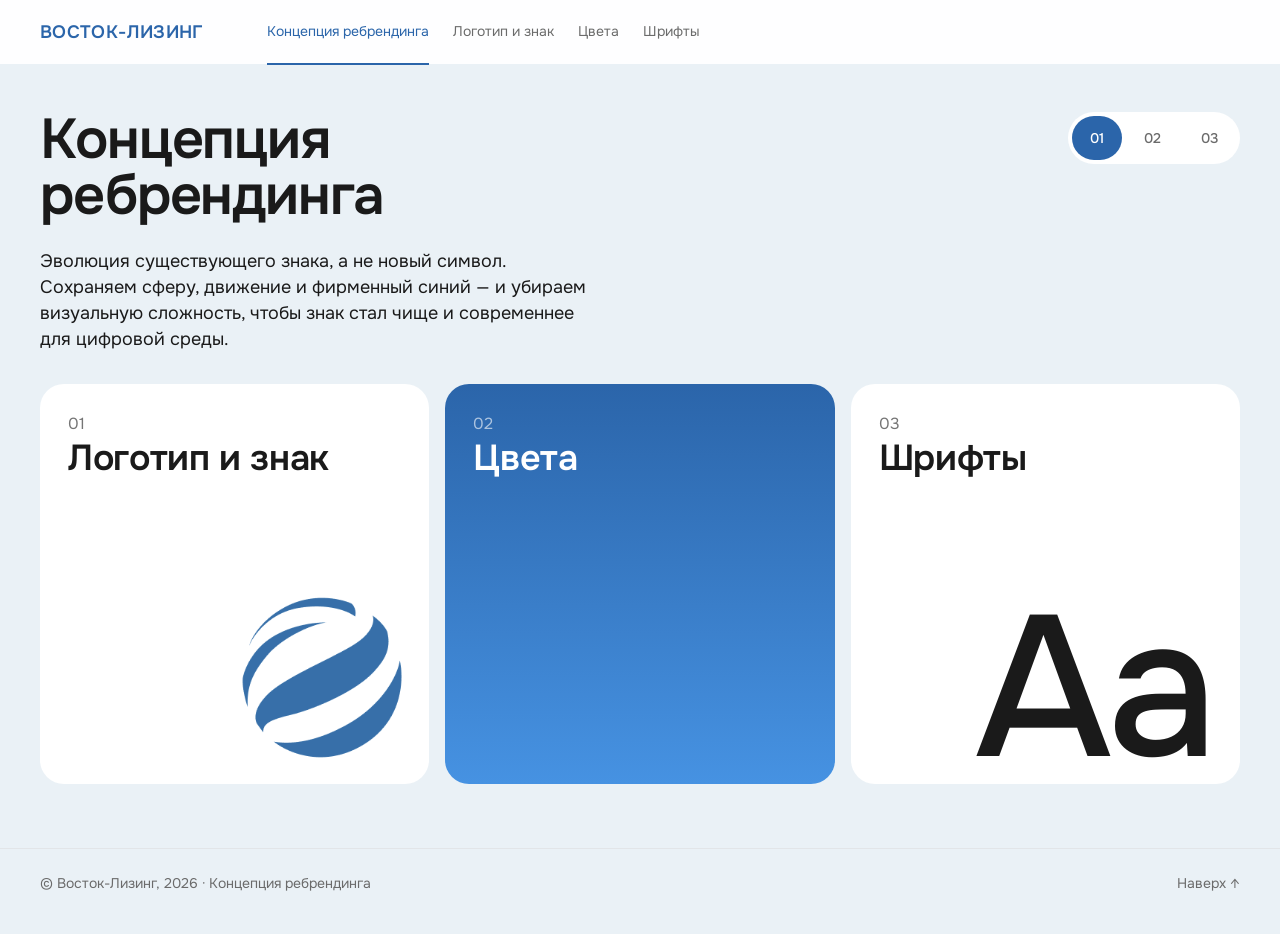
<file: index.html>
<!doctype html>
<html lang="ru">
<head>
  <meta charset="utf-8">
  <meta name="viewport" content="width=device-width, initial-scale=1">
  <title>Концепция ребрендинга — Восток-Лизинг</title>
  <link rel="preconnect" href="https://fonts.googleapis.com">
  <link rel="preconnect" href="https://fonts.gstatic.com" crossorigin>
  <link href="https://fonts.googleapis.com/css2?family=Onest:wght@400;500;600;700&display=swap" rel="stylesheet">
  <link rel="stylesheet" href="assets/style.css">
</head>
<body class="page-home">
<main class="wrap" id="brand">
  <section class="hero hero--switch">
    <div>
      <h1>Концепция ребрендинга</h1>
      <div class="hero-text">
        <p>Эволюция существующего знака, а не новый символ. Сохраняем сферу, движение и фирменный синий — и убираем визуальную сложность, чтобы знак стал чище и современнее для цифровой среды.</p>
      </div>
    </div>
    <!-- Переключатель направлений логотипа: меняет содержимое карточек ниже -->
    <div class="switch" data-dir-switch role="tablist" aria-label="Направления логотипа">
      <button role="tab" title="Направление 1" aria-label="Направление 1">01</button>
      <button role="tab" title="Направление 2" aria-label="Направление 2">02</button>
      <button role="tab" title="Направление 3" aria-label="Направление 3">03</button>
    </div>
  </section>

  <div class="cards">
    <a class="card card--third" href="logo.html">
      <div><div class="num">01</div><h2>Логотип и знак</h2></div>
      <img class="card-sign" src="assets/logo-new/sign-new.png" alt="" aria-hidden="true">
    </a>
    <a class="card card--third card--dark card--grad" href="colors.html">
      <div><div class="num">02</div><h2>Цвета</h2></div>
    </a>
    <a class="card card--third" href="fonts.html">
      <div><div class="num">03</div><h2>Шрифты</h2></div>
      <div class="card-art card-font">Аа</div>
    </a>
  </div>
</main>
<script src="assets/layout.js"></script>
</body>
</html>
</file>
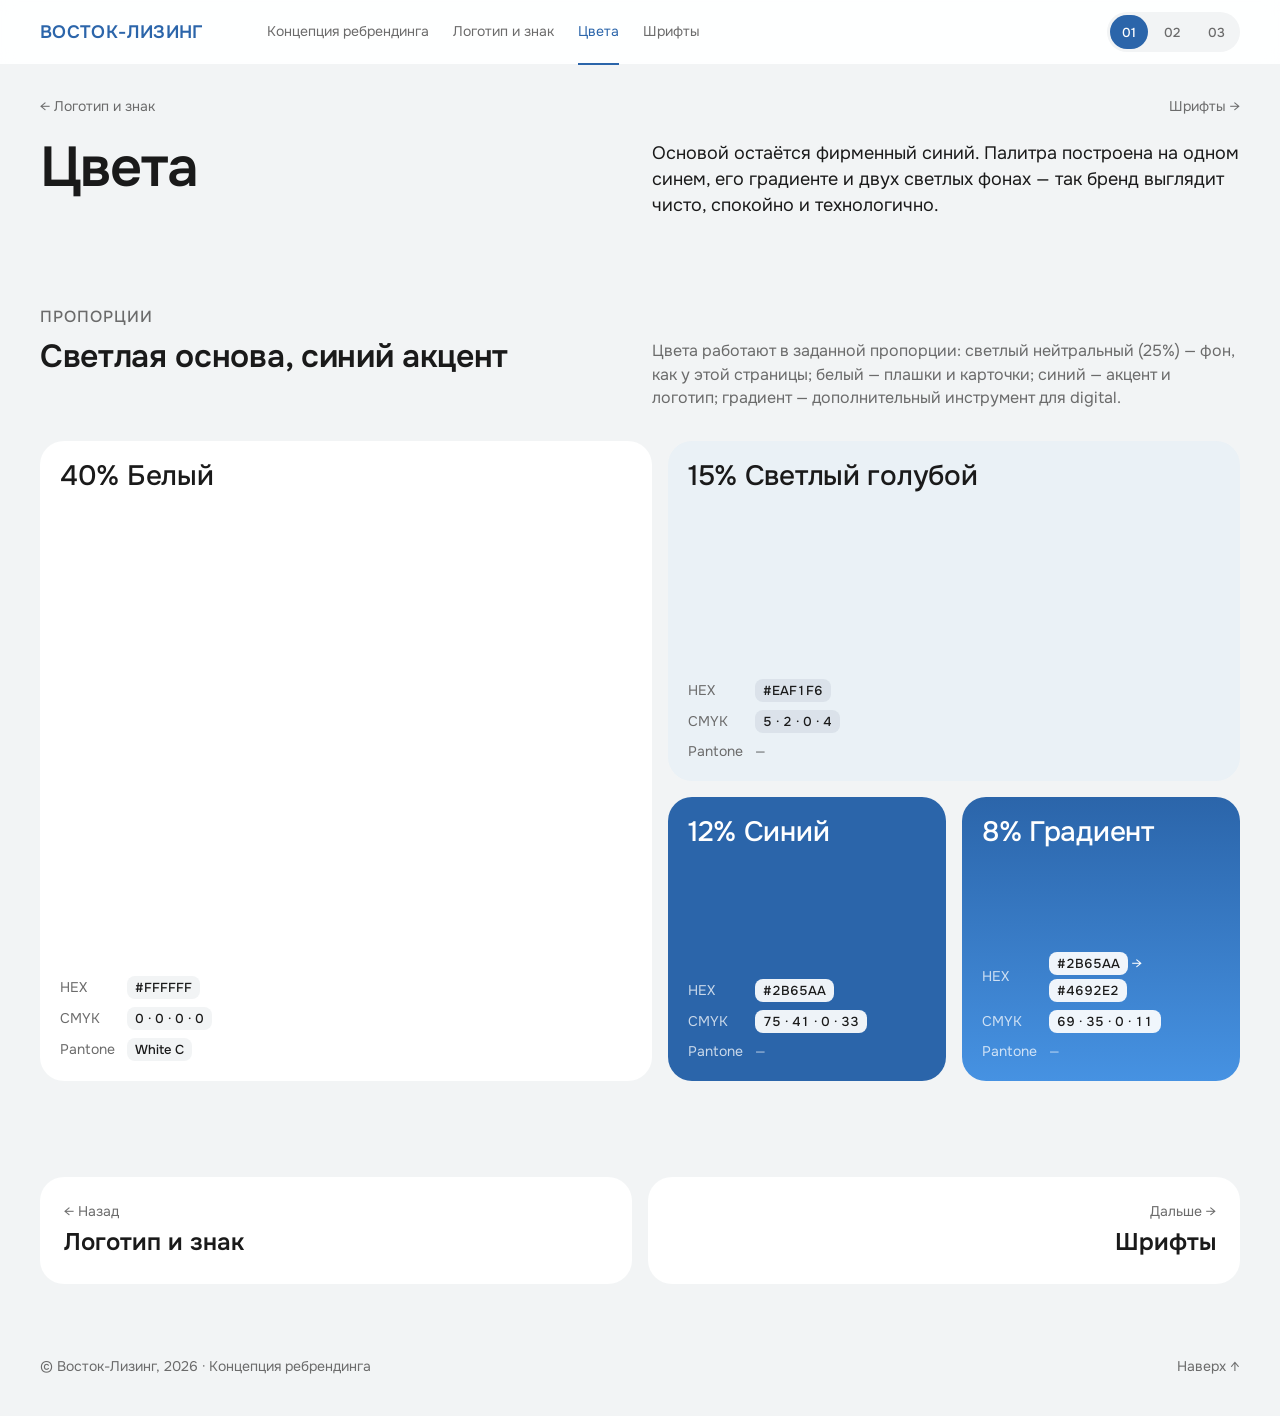
<file: colors.html>
<!doctype html>
<html lang="ru">
<head>
  <meta charset="utf-8">
  <meta name="viewport" content="width=device-width, initial-scale=1">
  <title>Цвета — Восток-Лизинг</title>
  <link rel="preconnect" href="https://fonts.googleapis.com">
  <link rel="preconnect" href="https://fonts.gstatic.com" crossorigin>
  <link href="https://fonts.googleapis.com/css2?family=Onest:wght@400;500;600;700&display=swap" rel="stylesheet">
  <link rel="stylesheet" href="assets/style.css">
</head>
<body class="page-light page-neutral">
<main class="wrap">
  <div class="page-title">
    <h1>Цвета</h1>
    <p>Основой остаётся фирменный синий. Палитра построена на одном синем, его градиенте и двух светлых фонах — так бренд выглядит чисто, спокойно и технологично.</p>
  </div>

  <!-- Пропорции -->
  <section class="section">
    <div class="kicker">Пропорции</div>
    <div class="section-head">
      <h2>Светлая основа, синий акцент</h2>
      <p>Цвета работают в заданной пропорции: светлый нейтральный (25%) — фон, как у этой страницы; белый — плашки и карточки; синий — акцент и логотип; градиент — дополнительный инструмент для digital.</p>
    </div>
    <div class="color-comp">
      <div class="cc-tile cc-white" style="grid-area:w">
        <h3>40% Белый</h3>
        <dl class="cc-specs">
          <dt>HEX</dt><dd><button class="cc-chip" data-copy="#FFFFFF" title="Скопировать">#FFFFFF</button></dd>
          <dt>CMYK</dt><dd><button class="cc-chip" data-copy="0 · 0 · 0 · 0" title="Скопировать">0 · 0 · 0 · 0</button></dd>
          <dt>Pantone</dt><dd><button class="cc-chip" data-copy="White C" title="Скопировать">White C</button></dd>
        </dl>
      </div>
      <div class="cc-tile cc-light" style="grid-area:l">
        <h3>15% Светлый голубой</h3>
        <dl class="cc-specs">
          <dt>HEX</dt><dd><button class="cc-chip" data-copy="#EAF1F6" title="Скопировать">#EAF1F6</button></dd>
          <dt>CMYK</dt><dd><button class="cc-chip" data-copy="5 · 2 · 0 · 4" title="Скопировать">5 · 2 · 0 · 4</button></dd>
          <dt>Pantone</dt><dd><span class="cc-none">—</span></dd>
        </dl>
      </div>
      <div class="cc-tile cc-blue" style="grid-area:b">
        <h3>12% Синий</h3>
        <dl class="cc-specs">
          <dt>HEX</dt><dd><button class="cc-chip" data-copy="#2B65AA" title="Скопировать">#2B65AA</button></dd>
          <dt>CMYK</dt><dd><button class="cc-chip" data-copy="75 · 41 · 0 · 33" title="Скопировать">75 · 41 · 0 · 33</button></dd>
          <dt>Pantone</dt><dd><span class="cc-none">—</span></dd>
        </dl>
      </div>
      <div class="cc-tile cc-grad" style="grid-area:g">
        <h3>8% Градиент</h3>
        <dl class="cc-specs">
          <dt>HEX</dt><dd><button class="cc-chip" data-copy="#2B65AA" title="Скопировать">#2B65AA</button> → <button class="cc-chip" data-copy="#4692E2" title="Скопировать">#4692E2</button></dd>
          <dt>CMYK</dt><dd><button class="cc-chip" data-copy="69 · 35 · 0 · 11" title="Скопировать">69 · 35 · 0 · 11</button></dd>
          <dt>Pantone</dt><dd><span class="cc-none">—</span></dd>
        </dl>
      </div>
    </div>
  </section>
</main>
<script src="assets/layout.js"></script>
<script>
  // Клик по значению — копирует его в буфер обмена
  document.querySelectorAll(".cc-chip").forEach(btn => btn.addEventListener("click", () => {
    btn.classList.add("is-copied");                       // галочка сразу, не ждём ответа буфера
    setTimeout(() => btn.classList.remove("is-copied"), 1200);
    navigator.clipboard?.writeText(btn.dataset.copy).catch(() => {});
  }));
</script>
</body>
</html>
</file>
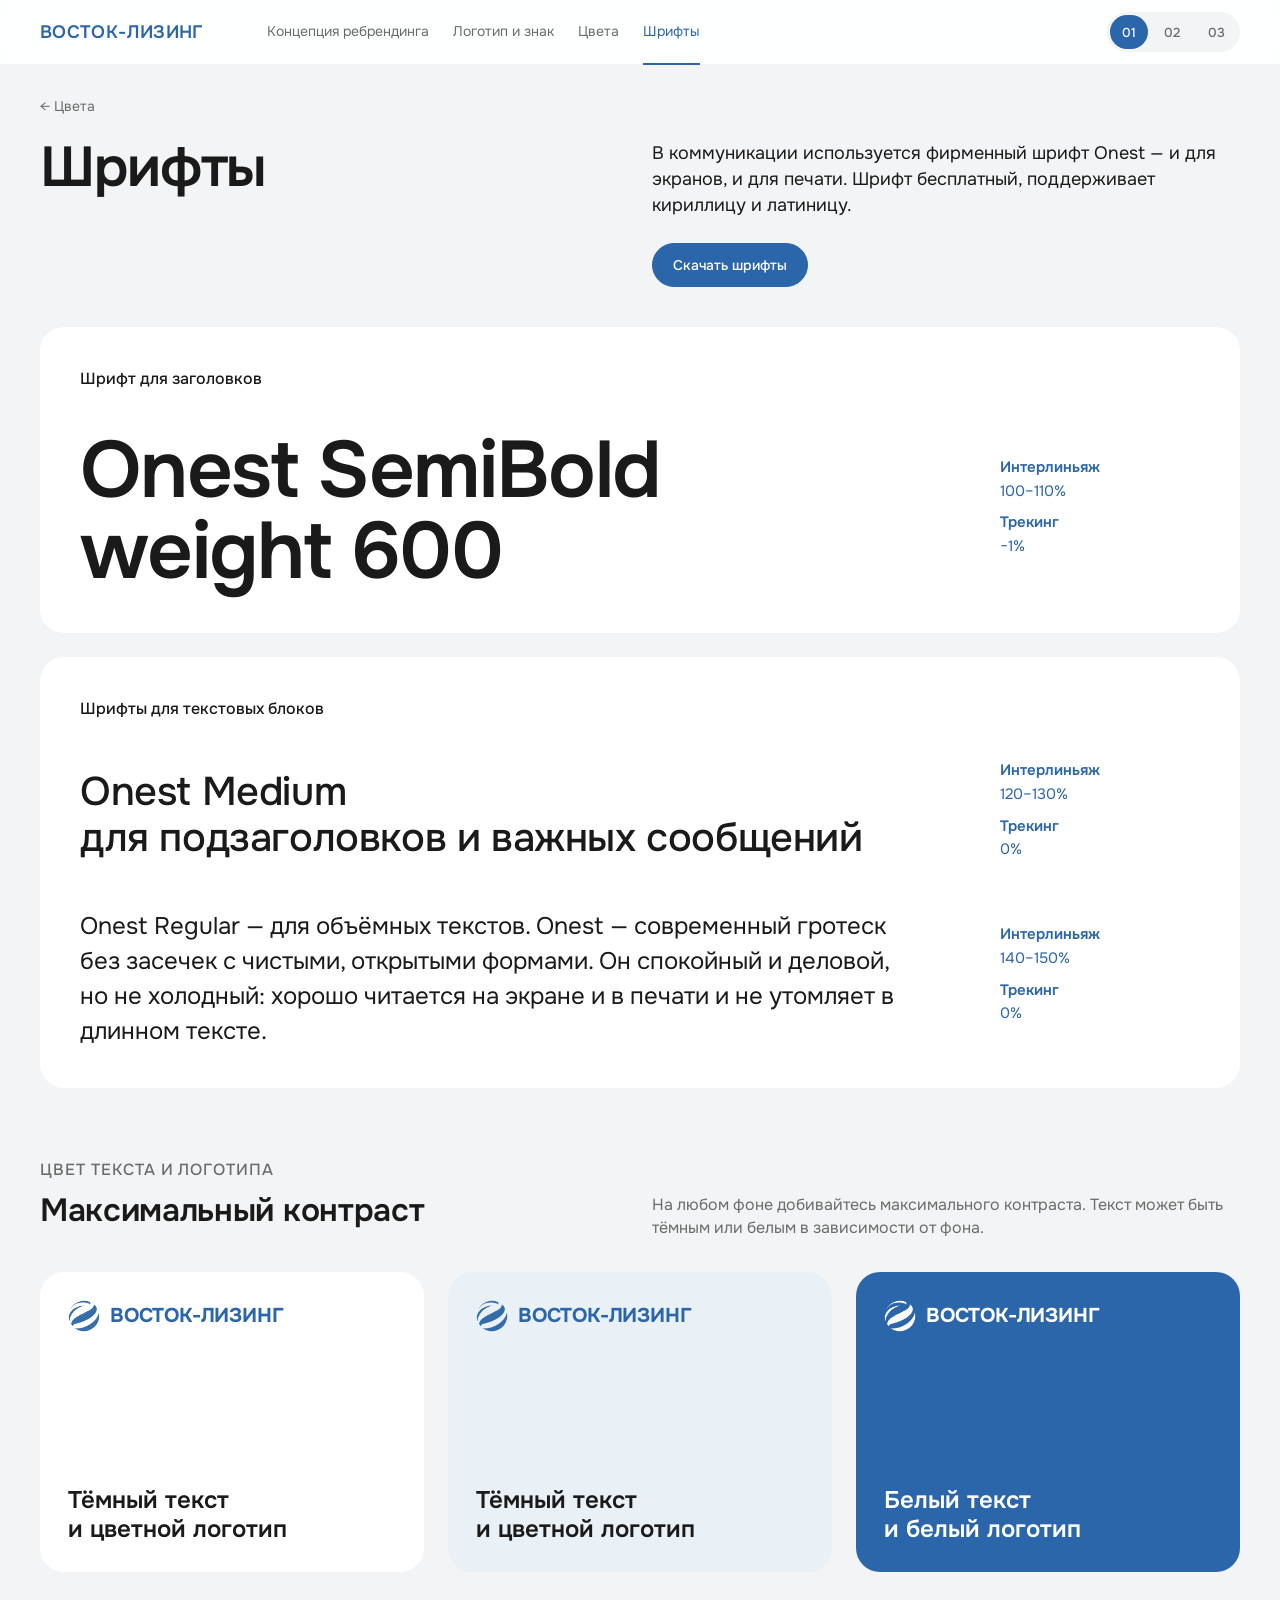
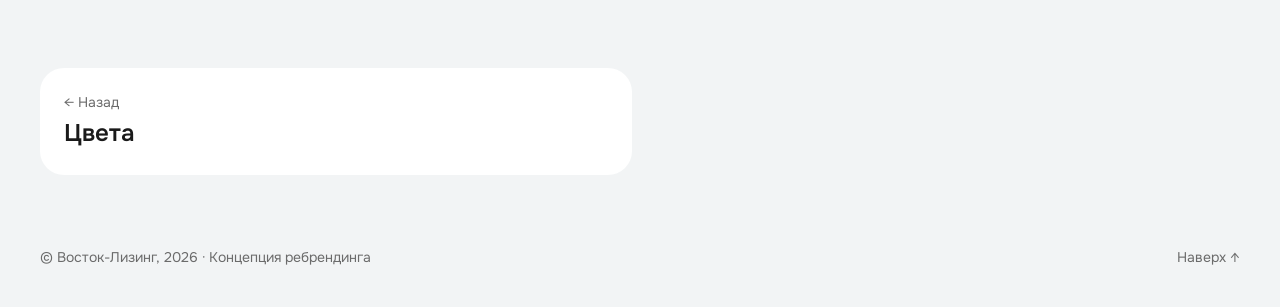
<file: fonts.html>
<!doctype html>
<html lang="ru">
<head>
  <meta charset="utf-8">
  <meta name="viewport" content="width=device-width, initial-scale=1">
  <title>Шрифты — Восток-Лизинг</title>
  <link rel="preconnect" href="https://fonts.googleapis.com">
  <link rel="preconnect" href="https://fonts.gstatic.com" crossorigin>
  <link href="https://fonts.googleapis.com/css2?family=Onest:wght@400;500;600;700&display=swap" rel="stylesheet">
  <link rel="stylesheet" href="assets/style.css">
</head>
<body class="page-light page-neutral">
<main class="wrap">
  <div class="page-title">
    <h1>Шрифты</h1>
    <div class="page-title-text">
      <p>В коммуникации используется фирменный шрифт Onest — и для экранов, и для печати. Шрифт бесплатный, поддерживает кириллицу и латиницу.</p>
      <a class="btn btn--dark btn--plain" href="https://fonts.google.com/specimen/Onest" target="_blank" rel="noopener">Скачать шрифты</a>
    </div>
  </div>

  <!-- Шрифт для заголовков -->
  <section class="font-card">
    <div class="font-label">Шрифт для заголовков</div>
    <div class="font-row">
      <div class="specimen-lines specimen-lines--xl">
        <span>Onest SemiBold</span>
        <span>weight 600</span>
      </div>
      <dl class="font-specs"><dt>Интерлиньяж</dt><dd>100–110%</dd><dt>Трекинг</dt><dd>−1%</dd></dl>
    </div>
  </section>

  <!-- Шрифты для текстовых блоков -->
  <section class="font-card">
    <div class="font-label">Шрифты для текстовых блоков</div>
    <div class="font-row">
      <div class="specimen-lines specimen-lines--m">
        <span>Onest Medium</span>
        <span>для подзаголовков и важных сообщений</span>
      </div>
      <dl class="font-specs"><dt>Интерлиньяж</dt><dd>120–130%</dd><dt>Трекинг</dt><dd>0%</dd></dl>
    </div>
    <div class="font-row">
      <div class="specimen-lines specimen-lines--r">
        <p>Onest Regular — для объёмных текстов. Onest — современный гротеск без засечек с чистыми, открытыми формами. Он спокойный и деловой, но не холодный: хорошо читается на экране и в печати и не утомляет в длинном тексте.</p>
      </div>
      <dl class="font-specs"><dt>Интерлиньяж</dt><dd>140–150%</dd><dt>Трекинг</dt><dd>0%</dd></dl>
    </div>
  </section>

  <!-- Цвет текста и логотипа -->
  <section class="section">
    <div class="kicker">Цвет текста и логотипа</div>
    <div class="section-head">
      <h2>Максимальный контраст</h2>
      <p>На любом фоне добивайтесь максимального контраста. Текст может быть тёмным или белым в зависимости от фона.</p>
    </div>
    <div class="grid-3 text-color">
      <div class="tc-card"><div class="tl-logo"><img class="tl-sign" src="assets/logo-new/sign-new.png" alt=""><span>ВОСТОК-ЛИЗИНГ</span></div><p>Тёмный текст<br>и цветной логотип</p></div>
      <div class="tc-card tc-card--light"><div class="tl-logo"><img class="tl-sign" src="assets/logo-new/sign-new.png" alt=""><span>ВОСТОК-ЛИЗИНГ</span></div><p>Тёмный текст<br>и цветной логотип</p></div>
      <div class="tc-card tc-card--blue"><div class="tl-logo"><span class="tl-sign sv-mono" style="--c:#fff"></span><span>ВОСТОК-ЛИЗИНГ</span></div><p>Белый текст<br>и белый логотип</p></div>
    </div>
  </section>
</main>
<script src="assets/layout.js"></script>
</body>
</html>
</file>
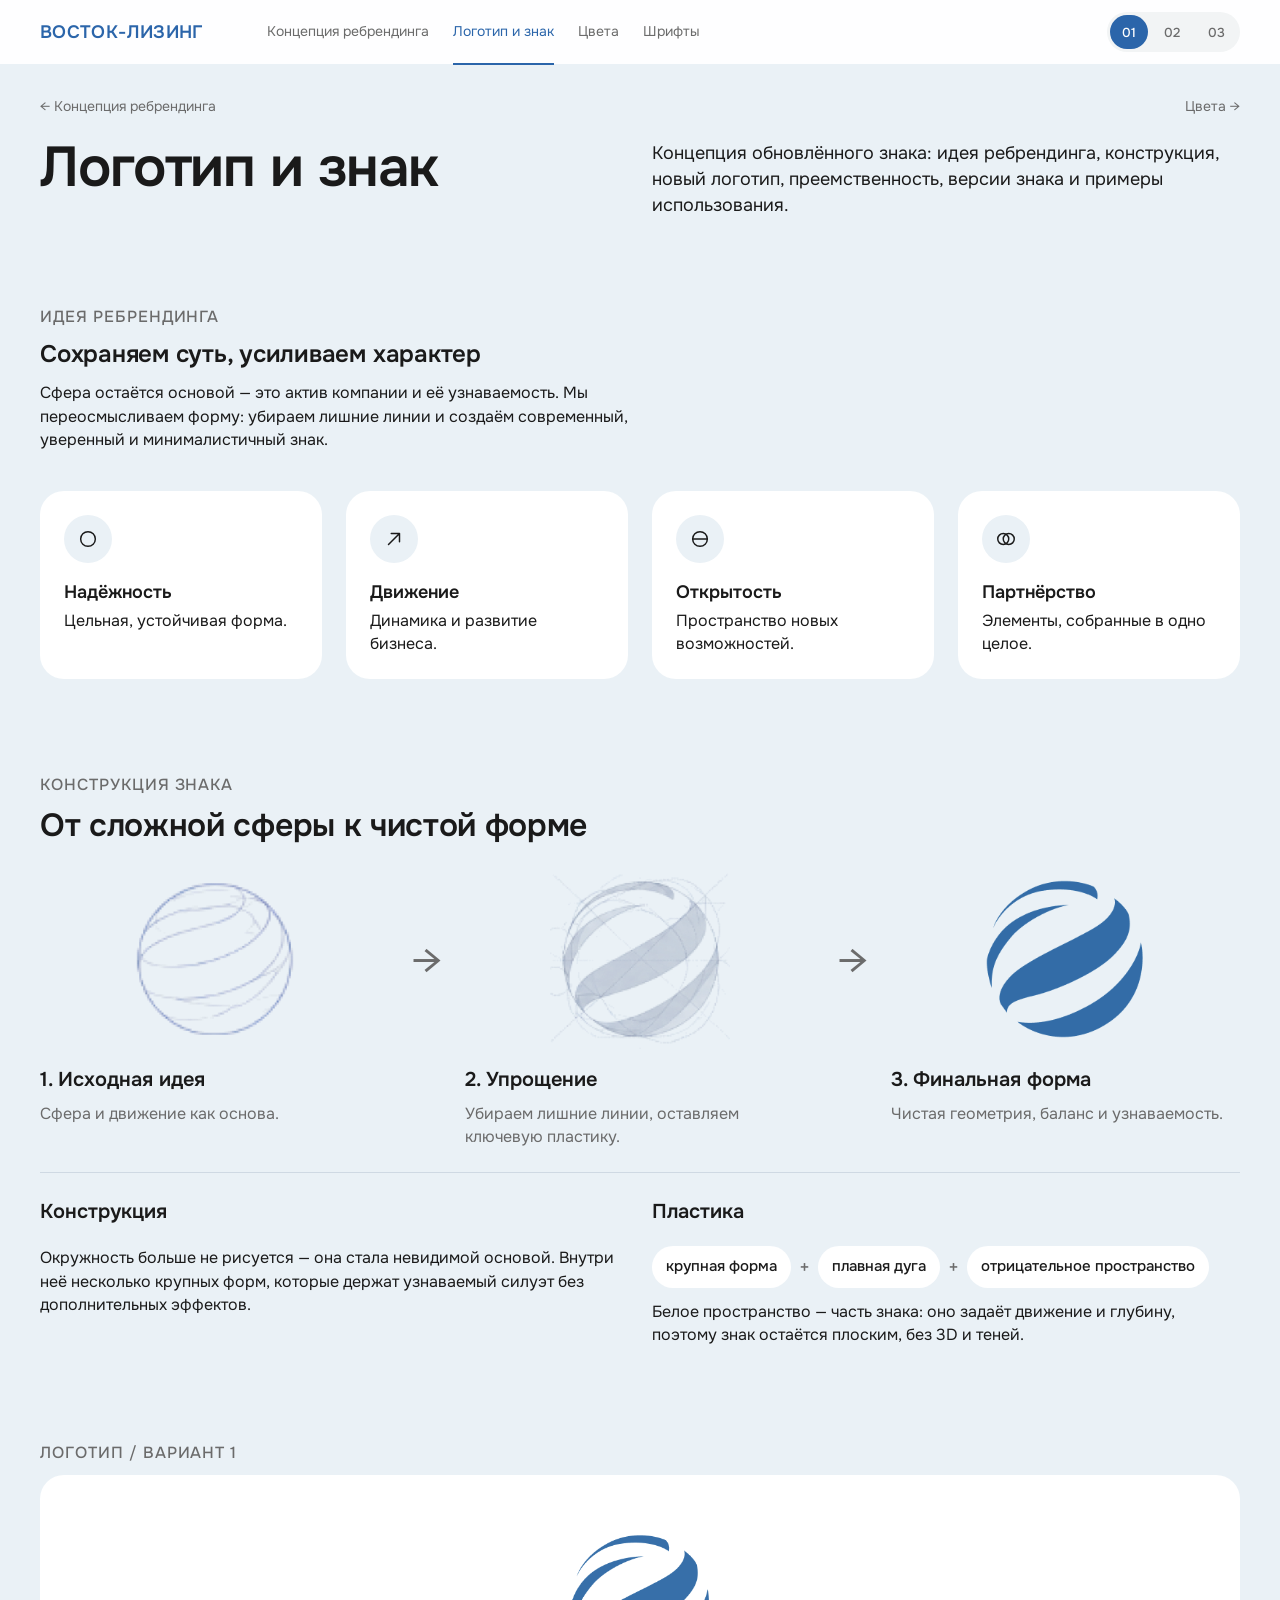
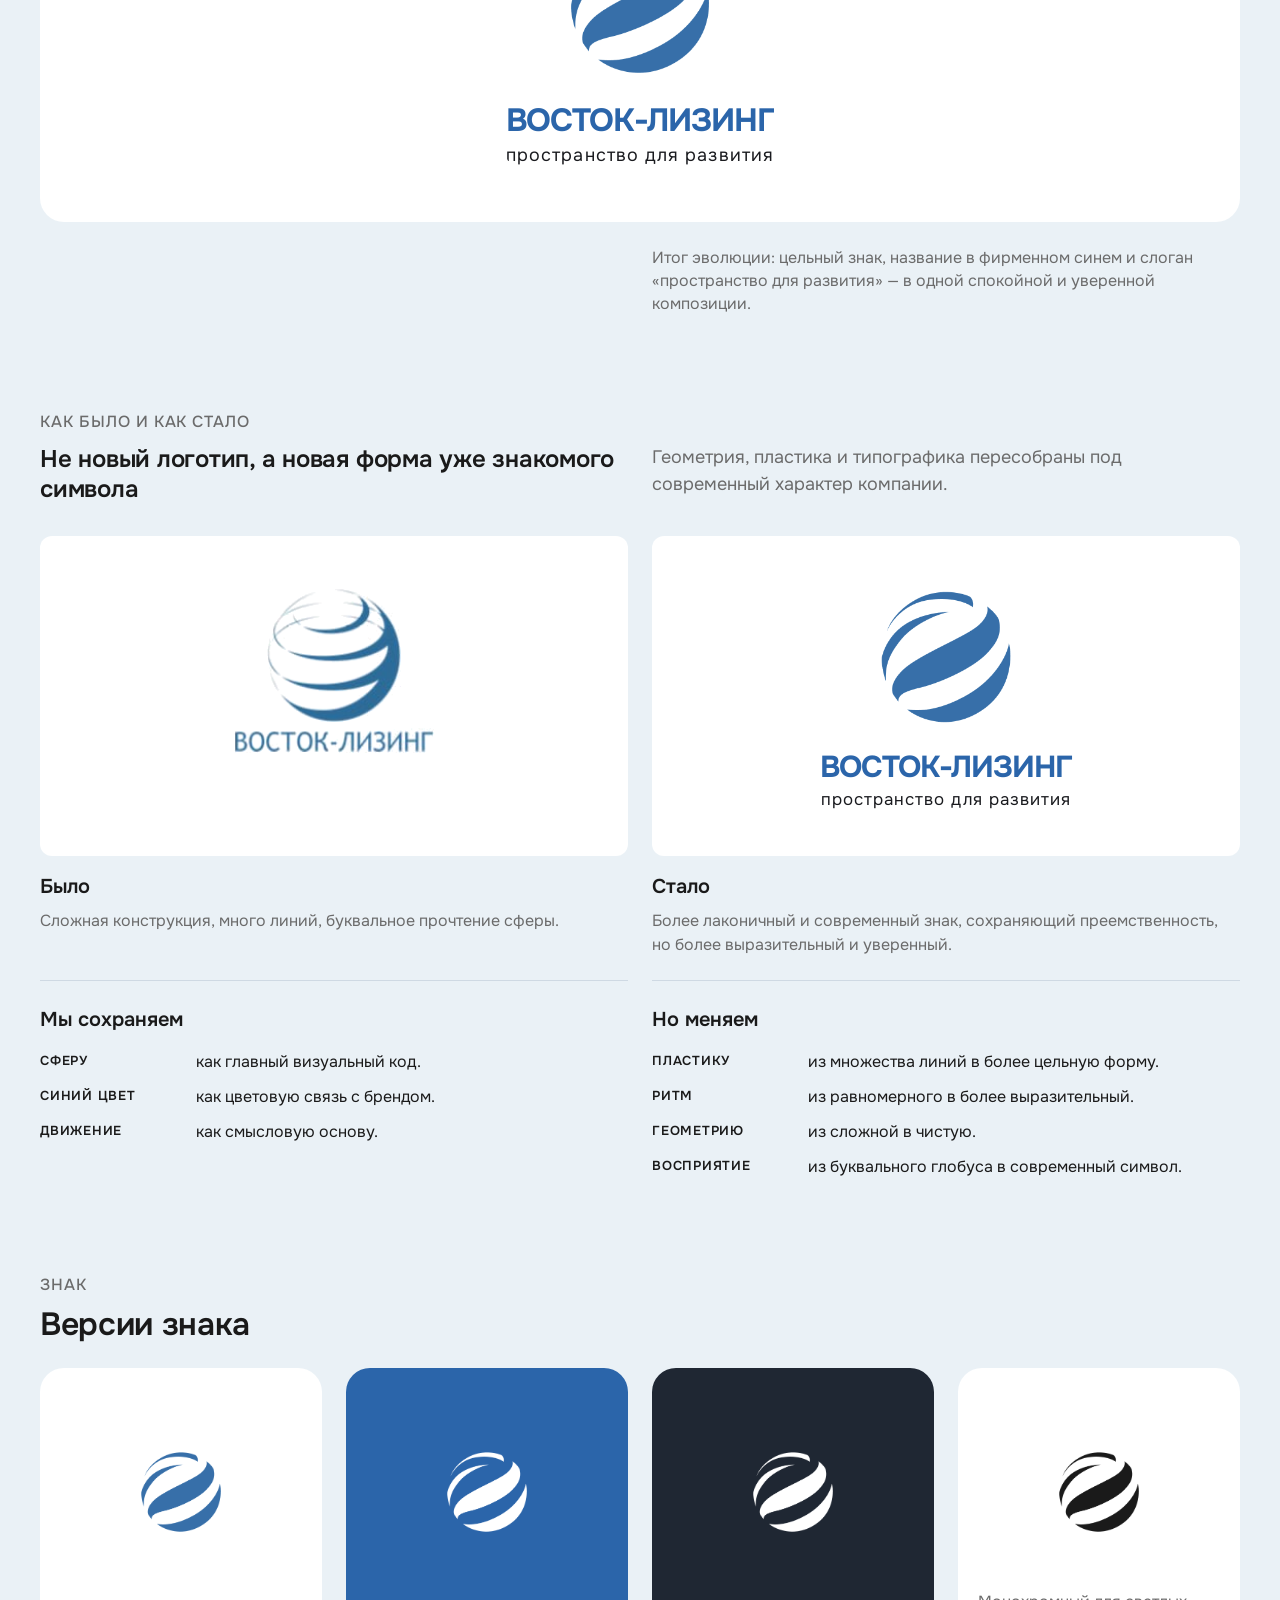
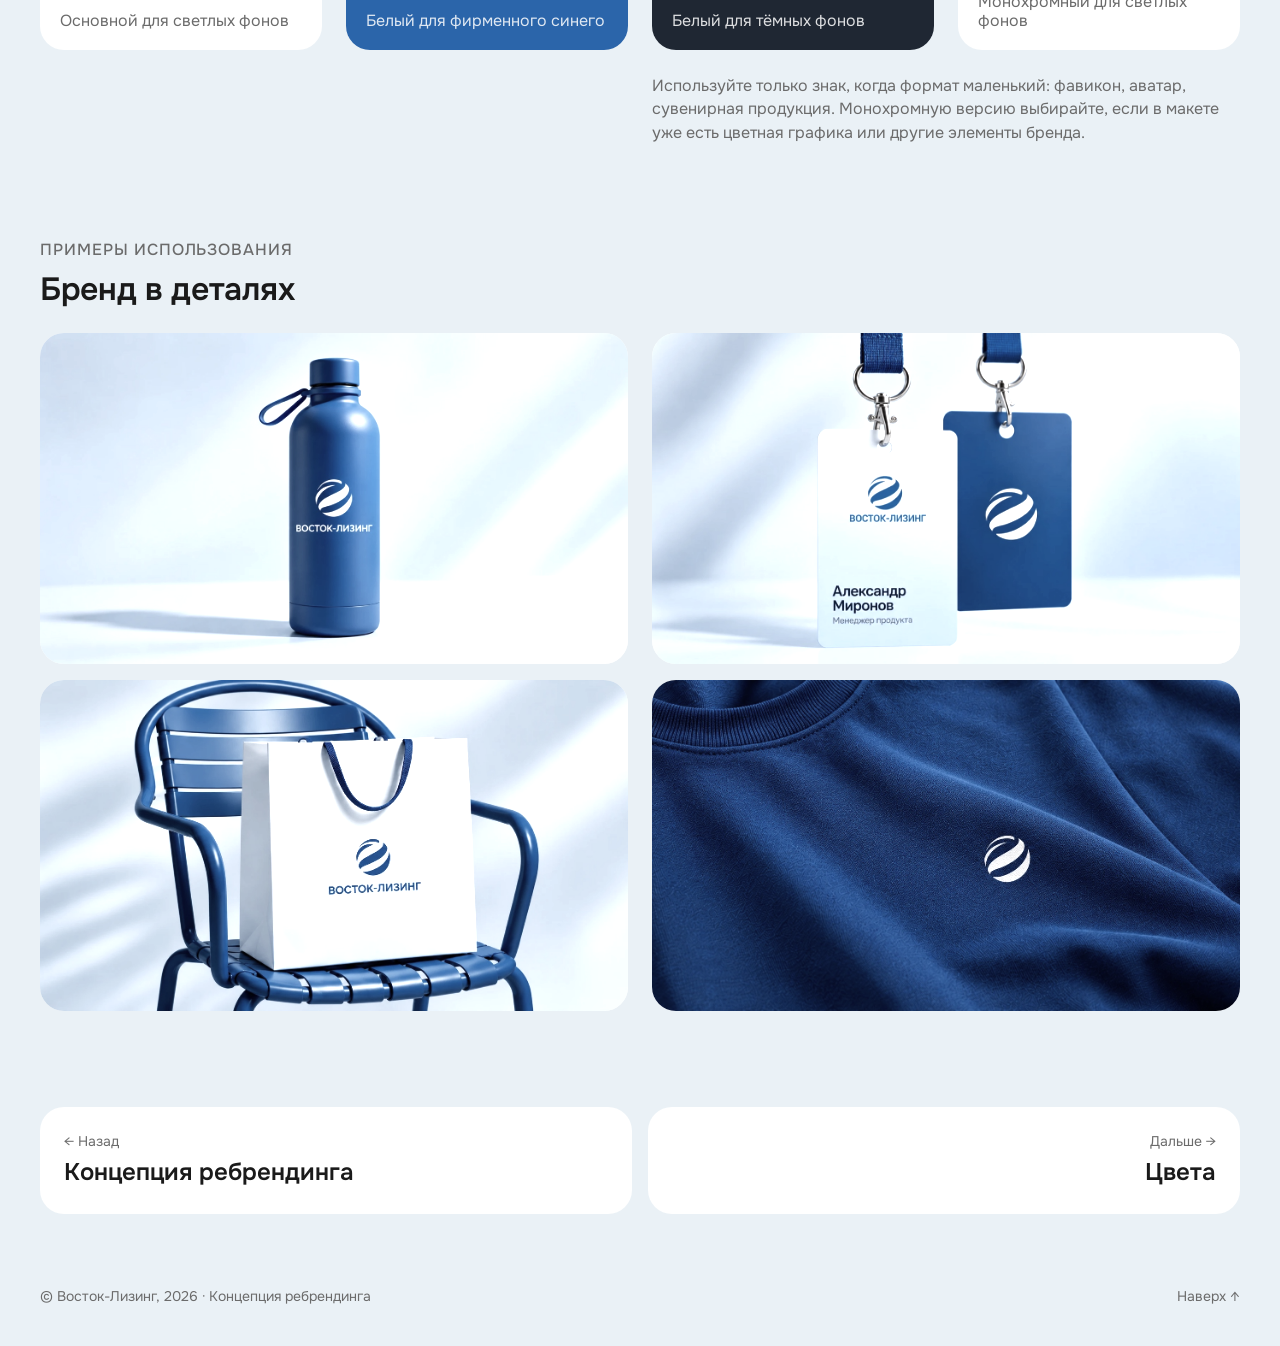
<file: logo.html>
<!doctype html>
<html lang="ru">
<head>
  <meta charset="utf-8">
  <meta name="viewport" content="width=device-width, initial-scale=1">
  <title>Логотип и знак — Восток-Лизинг</title>
  <link rel="preconnect" href="https://fonts.googleapis.com">
  <link rel="preconnect" href="https://fonts.gstatic.com" crossorigin>
  <link href="https://fonts.googleapis.com/css2?family=Onest:wght@400;500;600;700&display=swap" rel="stylesheet">
  <link rel="stylesheet" href="assets/style.css">
</head>
<body class="page-light">
<main class="wrap">
  <div class="page-title">
    <h1>Логотип и знак</h1>
    <p>Концепция обновлённого знака: идея ребрендинга, конструкция, новый логотип, преемственность, версии знака и примеры использования.</p>
  </div>

  <!-- ===== Концепция знака: 9 блоков по доске концепции ===== -->

  <!-- 01 Логотип -->
  <!-- 02 Идея и смыслы -->
  <section class="section">
    <div class="kicker">Идея ребрендинга</div>
    <div class="idea">
      <div class="text-block idea-text">
        <h2 class="h2-sub">Сохраняем суть, усиливаем характер</h2>
        <p>Сфера остаётся основой — это актив компании и её узнаваемость. Мы переосмысливаем форму: убираем лишние линии и создаём современный, уверенный и минималистичный знак.</p>
      </div>
      <div class="icon-row">
        <div class="icon-item">
          <span class="icon"><svg viewBox="0 0 24 24"><circle cx="12" cy="12" r="8"/></svg></span>
          <div>
            <h3>Надёжность</h3>
            <p>Цельная, устойчивая форма.</p>
          </div>
        </div>
        <div class="icon-item">
          <span class="icon"><svg viewBox="0 0 24 24"><path d="M6 18 18 6M9 6h9v9"/></svg></span>
          <div>
            <h3>Движение</h3>
            <p>Динамика и развитие бизнеса.</p>
          </div>
        </div>
        <div class="icon-item">
          <span class="icon"><svg viewBox="0 0 24 24"><circle cx="12" cy="12" r="8"/><path d="M4 12h16"/></svg></span>
          <div>
            <h3>Открытость</h3>
            <p>Пространство новых возможностей.</p>
          </div>
        </div>
        <div class="icon-item">
          <span class="icon"><svg viewBox="0 0 24 24"><circle cx="9" cy="12" r="6"/><circle cx="15" cy="12" r="6"/></svg></span>
          <div>
            <h3>Партнёрство</h3>
            <p>Элементы, собранные в одно целое.</p>
          </div>
        </div>
      </div>
    </div>
  </section>

  <!-- 04 Конструкция знака -->
  <section class="section">
    <div class="kicker">Конструкция знака</div>
    <h2>От сложной сферы к чистой форме</h2>
    <div class="steps">
      <div class="step">
        <div class="media media--step"><img src="assets/concept/05-step1-idea.png" alt="Исходная сфера"></div>
        <h3>1. Исходная идея</h3>
        <p class="muted">Сфера и движение как основа.</p>
      </div>
      <div class="step-arrow">→</div>
      <div class="step">
        <div class="media media--step"><img src="assets/concept/05-step2-simplify.png" alt="Упрощённая сфера"></div>
        <h3>2. Упрощение</h3>
        <p class="muted">Убираем лишние линии, оставляем ключевую пластику.</p>
      </div>
      <div class="step-arrow">→</div>
      <div class="step">
        <div class="media media--step"><img src="assets/concept/05-step3-final.png" alt="Финальный знак"></div>
        <h3>3. Финальная форма</h3>
        <p class="muted">Чистая геометрия, баланс и узнаваемость.</p>
      </div>
    </div>

    <div class="grid-2 steps-notes">
      <div class="text-block">
        <h3>Конструкция</h3>
        <p>Окружность больше не рисуется — она стала невидимой основой. Внутри неё несколько крупных форм, которые держат узнаваемый силуэт без дополнительных эффектов.</p>
      </div>
      <div class="text-block">
        <h3>Пластика</h3>
        <div class="formula formula--s">
          <span>крупная форма</span><b>+</b><span>плавная дуга</span><b>+</b><span>отрицательное пространство</span>
        </div>
        <p>Белое пространство — часть знака: оно задаёт движение и глубину, поэтому знак остаётся плоским, без 3D и теней.</p>
      </div>
    </div>
  </section>

  <section class="section">
    <div class="kicker">Логотип <span class="kicker-sep">/</span> <span data-dir-variant>Вариант 1</span></div>
    <div class="logo-hero">
      <div class="media media--logo-xl"><div class="lockup" style="--s:138px"><img class="lockup-sign" src="assets/logo-new/sign-new.png" alt="Знак Восток-Лизинг"><div class="lockup-name">ВОСТОК-ЛИЗИНГ</div><div class="lockup-slogan">пространство для развития</div></div></div>
    </div>
    <div class="logo-hero-note">
      <p>Итог эволюции: цельный знак, название в фирменном синем и слоган «пространство для развития» — в одной спокойной и уверенной композиции.</p>
    </div>
  </section>

  <!-- 03 Как было и как стало -->
  <section class="section">
    <div class="kicker">Как было и как стало</div>
    <div class="section-head">
      <h2 class="h2-sub">Не новый логотип, а новая форма уже знакомого символа</h2>
      <p class="lead">Геометрия, пластика и типографика пересобраны под современный характер компании.</p>
    </div>
    <div class="before-after">
      <div class="ba-item">
        <div class="media media--tall"><img src="assets/logo-current/logo-current.png" alt="Текущий логотип Восток-Лизинг" style="width:210px;margin-top:48px"></div>
        <h3>Было</h3>
        <p class="muted">Сложная конструкция, много линий, буквальное прочтение сферы.</p>
        <div class="ba-list">
          <h3>Мы сохраняем</h3>
          <dl class="pairs">
          <dt>Сферу</dt><dd>как главный визуальный код.</dd>
          <dt>Синий цвет</dt><dd>как цветовую связь с брендом.</dd>
          <dt>Движение</dt><dd>как смысловую основу.</dd>
          </dl>
        </div>
      </div>
      <div class="ba-item">
        <div class="media media--tall"><div class="lockup" style="--s:130px;margin-top:52px"><img class="lockup-sign" src="assets/logo-new/sign-new.png" alt="Знак Восток-Лизинг"><div class="lockup-name">ВОСТОК-ЛИЗИНГ</div><div class="lockup-slogan">пространство для развития</div></div></div>
        <h3>Стало</h3>
        <p class="muted">Более лаконичный и современный знак, сохраняющий преемственность, но более выразительный и уверенный.</p>
        <div class="ba-list">
          <h3>Но меняем</h3>
          <dl class="pairs">
          <dt>Пластику</dt><dd>из множества линий в более цельную форму.</dd>
          <dt>Ритм</dt><dd>из равномерного в более выразительный.</dd>
          <dt>Геометрию</dt><dd>из сложной в чистую.</dd>
          <dt>Восприятие</dt><dd>из буквального глобуса в современный символ.</dd>
          </dl>
        </div>
      </div>
    </div>
  </section>

  <!-- Знак: версии -->
  <section class="section">
    <div class="kicker">Знак</div>
    <h2>Версии знака</h2>
    <div class="grid-4 sign-variants">
      <div class="sv-card">
        <img class="sv-sign" src="assets/logo-new/sign-new.png" alt="Знак Восток-Лизинг, фирменный синий">
        <p>Основной для светлых фонов</p>
      </div>
      <div class="sv-card sv-card--blue">
        <span class="sv-sign sv-mono" style="--c:#fff" role="img" aria-label="Белый знак на фирменном синем"></span>
        <p>Белый для фирменного синего</p>
      </div>
      <div class="sv-card sv-card--dark">
        <span class="sv-sign sv-mono" style="--c:#fff" role="img" aria-label="Белый знак на тёмном фоне"></span>
        <p>Белый для тёмных фонов</p>
      </div>
      <div class="sv-card">
        <span class="sv-sign sv-mono" style="--c:#1a1a1a" role="img" aria-label="Монохромный тёмный знак"></span>
        <p>Монохромный для светлых фонов</p>
      </div>
    </div>
    <div class="logo-hero-note">
      <p>Используйте только знак, когда формат маленький: фавикон, аватар, сувенирная продукция. Монохромную версию выбирайте, если в макете уже есть цветная графика или другие элементы бренда.</p>
    </div>
  </section>

  <!-- Примеры использования -->
  <section class="section">
    <div class="kicker">Примеры использования</div>
    <h2>Бренд в деталях</h2>
    <div class="grid-2 examples">
      <div class="media media--cover example"><img src="assets/examples/bottle.jpg" alt="Бутылка с логотипом Восток-Лизинг"></div>
      <div class="media media--cover example"><img src="assets/examples/badges.jpg" alt="Бейджи сотрудников с логотипом и знаком"></div>
      <div class="media media--cover example"><img src="assets/examples/bag.jpg" alt="Бумажный пакет с логотипом"></div>
      <div class="media media--cover example"><img src="assets/examples/sweatshirt.jpg" alt="Свитшот со знаком"></div>
    </div>
  </section>
</main>
<script src="assets/layout.js"></script>
</body>
</html>
</file>
<file: assets/style.css>
/* Восток-Лизинг — концепция ребрендинга.
   Шрифт — Onest (Google Fonts). Палитра: синий #2B65AA, градиент #2B65AA → #4692E2,
   светлый нейтральный #F2F4F5, светлый голубой #EAF1F6. */

:root {
  --bg: #ffffff;
  --surface: #F2F4F5;        /* светлый нейтральный */
  --surface-2: #EAF1F6;      /* светлый голубой */
  --line: #d4d4d4;
  --text: #1a1a1a;
  --text-2: #6b6b6b;
  --brand: #2B65AA;          /* основной синий */
  --brand-2: #4692E2;        /* светлая точка градиента */
  --brand-dark: #26599A;     /* синий при наведении */
  --brand-grad: linear-gradient(180deg, #2B65AA, #4692E2);
  --on-brand-2: rgba(255,255,255,.78);   /* второстепенный текст на синем */
  --on-brand-line: rgba(255,255,255,.35);
  --radius: 24px;
  --radius-s: 12px;
  --gutter: 40px;
  --font: "Onest", -apple-system, "Segoe UI", Roboto, Arial, sans-serif;
}

* { box-sizing: border-box; }
html { scroll-behavior: smooth; }
body {
  margin: 0;
  background: var(--bg);
  color: var(--text);
  font: 16px/1.45 var(--font);
  -webkit-font-smoothing: antialiased;
}
/* Максимальное начертание — 600 (SemiBold) */
h1, h2, h3, h4, h5, h6, strong, b, th { font-weight: 600; }
a { color: inherit; }
img { max-width: 100%; display: block; }

.wrap { max-width: 1280px; margin: 0 auto; padding: 0 var(--gutter); }

/* ---------- Шапка ---------- */
.header {
  position: sticky; top: 0; z-index: 10;
  background: rgba(255,255,255,.92);
  backdrop-filter: blur(8px);
}
.header .wrap { display: flex; align-items: center; gap: 32px; height: 64px; }
.logo-ph {   /* название компании заглавными, без знака */
  display: inline-flex; align-items: center;
  font-weight: 600; font-size: 18px; letter-spacing: .02em; text-decoration: none; white-space: nowrap;
  color: var(--brand); margin-right: 32px;   /* синий; вместе с отступом шапки (32) — 64 px до разделов */
}
.nav { display: flex; gap: 24px; overflow-x: auto; scrollbar-width: none; }
.nav::-webkit-scrollbar { display: none; }
.nav a {
  text-decoration: none; color: var(--text-2); font-size: 14px; white-space: nowrap;
  padding: 22px 0; border-bottom: 2px solid transparent;
}
.nav a:hover { color: var(--text); }
.nav a.is-active { color: var(--brand); border-bottom-color: var(--brand); }   /* активный раздел — фирменный синий */

/* ---------- Заголовок страницы ---------- */
.hero { display: grid; grid-template-columns: 1fr 1fr; gap: 40px; padding: 48px 0 32px; }
.hero h1 { font-size: 56px; line-height: 1; letter-spacing: -.02em; margin: 0 0 12px; }
.hero .updated { color: var(--text-2); font-size: 14px; }
.hero p { margin: 0; font-size: 18px; align-self: end; }

.crumbs { display: flex; justify-content: space-between; padding-top: 32px; font-size: 14px; }
.crumbs a { color: var(--text-2); text-decoration: none; }
.crumbs a:hover { color: var(--text); }

.page-title { padding: 24px 0 40px; display: grid; grid-template-columns: 1fr 1fr; gap: 40px; }
.page-title h1 { font-size: 56px; line-height: 1; letter-spacing: -.02em; margin: 0; }
.page-title p { margin: 0; font-size: 18px; }

/* ---------- Переключатель направлений логотипа ---------- */
.hero--switch { align-items: start; }
.hero-text { margin-top: 24px; max-width: 560px; display: flex; flex-direction: column; gap: 12px; }
.hero-text p, .hero-text ul { margin: 0; }
.hero-text ul { padding-left: 20px; }
.hero-text li + li { margin-top: 4px; }
.hero--switch .switch { justify-self: end; }

.switch { display: flex; gap: 4px; padding: 4px; background: var(--surface); border-radius: 26px; }
.switch button {
  display: inline-flex; align-items: center; gap: 8px;
  height: 44px; padding: 0 18px; border: 0; border-radius: 22px;
  background: transparent; color: var(--text-2);
  font: 500 14px var(--font); cursor: pointer; white-space: nowrap;
  transition: background .2s, color .2s;
}
.switch button .n { font-size: 12px; opacity: .6; }
.switch button:hover { color: var(--text); }
.switch button.is-active { background: var(--brand); color: #fff; }
.switch button:focus-visible { outline: 2px solid var(--text); outline-offset: 2px; }
.switch button:focus:not(:focus-visible) { outline: none; }

.card-art.has-img, .ph.has-img { border: 0; padding: 0; }
.card-art img, .ph img { width: 100%; height: 100%; object-fit: contain; }
@keyframes fade-in { from { opacity: 0; transform: translateY(6px); } to { opacity: 1; transform: none; } }
[data-dir].is-in { animation: fade-in .3s ease-out; }
[data-dir] { flex-direction: column; }
.dir-tag { display: block; margin-top: 4px; font-size: 11px; letter-spacing: .02em; opacity: .7; }
.dir-note { margin: -24px 0 32px; font-size: 14px; color: var(--text-2); }
.dir-note b { color: var(--text); font-weight: 500; }

/* Компактный переключатель направлений в шапке разделов */
.header .nav { flex: 1; min-width: 0; }
.switch--mini { padding: 3px; border-radius: 20px; flex-shrink: 0; }
.switch--mini button { height: 34px; padding: 0 12px; border-radius: 17px; }
.switch--mini button .n { font-size: 13px; opacity: 1; }

/* ---------- Сетка карточек на главной ---------- */
/* Главная: нейтральный фон, белые карточки (как у Яндекс 360) */
.page-home { background: var(--surface-2); }  /* светлый голубой #EAF1F6 */
.page-home .footer { border-top-color: #e2e5e8; }
.page-home .switch { background: #fff; }
.page-home .card:not(.card--dark) { background: #fff; }
.page-home .card:not(.card--dark):hover { background: #fff; box-shadow: 0 8px 24px rgba(16, 40, 80, .08); }
.page-home .card:not(.card--dark) .card-art:not(.card-font) { border: 0; }
.card.card--grad, .card.card--grad:hover { background: var(--brand-grad); }
.card.card--grad:hover { box-shadow: 0 8px 24px rgba(16, 40, 80, .16); }
/* Страницы на светло-голубом фоне: плашки становятся белыми */
.page-light { background: var(--surface-2); --surface: #fff; }
.page-light .switch--mini { background: #F2F4F5; }
/* Страница «Логотип и знак»: без разделителей; подписи блоков — подсказка над заголовком: заглавные 16 px */
.page-light .section, .page-light .pager, .page-light .footer { border: 0; }
.page-light .section h2 { font-size: 32px; line-height: 1.15; letter-spacing: -.01em; }   /* все заголовки блоков — 32 px */
/* Единый межколонник на странице «Логотип и знак» — 24 px во всех блоках */
.page-light { --col-gap: 24px; }
.page-light .page-title, .page-light .section-head, .page-light .split, .page-light .logo-hero-note,
.page-light .grid-2, .page-light .grid-3, .page-light .grid-4,
.page-light .icon-row, .page-light .steps, .page-light .before-after { column-gap: var(--col-gap); }
.page-light .kicker { font-size: 16px; line-height: 1.3; font-weight: 500; letter-spacing: .06em; text-transform: uppercase; color: var(--text-2); margin-bottom: 12px; }
.kicker-sep { color: var(--text-2); font-weight: 400; }
/* Логотип-сборка: знак картинкой + название и слоган живым текстом (Onest Bold).
   --s — высота сферы; все размеры считаются от неё по пропорциям исходного логотипа. */
.lockup { --s: 130px; display: inline-flex; flex-direction: column; align-items: center; }
.lockup .lockup-sign { display: block; height: calc(var(--s) * 227 / 215); width: auto; max-width: none; max-height: none; object-fit: contain; }
.lockup-name { margin-top: calc(var(--s) * .2); font: 700 calc(var(--s) * .2326)/1 var(--font); color: #2B65AA; white-space: nowrap; letter-spacing: -.036em; }
.lockup-slogan { margin-top: calc(var(--s) * .07); font: 400 calc(var(--s) * .13)/1.1 var(--font); color: #1A1B1F; white-space: nowrap; letter-spacing: .06em; }
/* Знак в карточке «Логотип и знак»: плоский, на одной нижней линии с «Аа» в карточке «Шрифты».
   Нижняя линия — 28 px от низа карточки; сфера 160 px (≈на 10% выше заглавной «А», чтобы по весу
   не уступать буквам), низ с нависанием 1,5 px как у круглых букв, правый край — 28 px.
   В sign-new.png вокруг сферы прозрачные поля 6 px — учтены в отступах. */
.card-sign {
  position: absolute;
  width: 168.2px; right: 23.5px; bottom: 22.0px;
  height: auto; pointer-events: none;
}

/* Крупное «Аа» в карточке шрифтов */
.card--third .card-art.card-font {
  border: 0; padding: 0; margin: 8px 0 -14px;   /* базовая линия «Аа» — 28 px от низа карточки */
  align-items: flex-end; justify-content: flex-end;
  font-size: 200px; font-weight: 500; line-height: .8; letter-spacing: -.03em;
  color: var(--text);
}

.cards {
  display: grid; gap: 16px;
  grid-template-columns: repeat(6, 1fr);
  padding-bottom: 64px;
}
.card {
  position: relative; display: flex; flex-direction: column; justify-content: space-between;
  min-height: 300px; padding: 28px;
  background: var(--surface); border-radius: var(--radius);
  text-decoration: none; overflow: hidden;
  transition: background .2s;
}
.card:hover { background: var(--surface-2); }
.card--wide { grid-column: span 3; }
.card--third { grid-column: span 2; }
.card--full { grid-column: span 6; }
.card--dark { background: var(--brand); color: #fff; }
.card--dark:hover { background: var(--brand-dark); }
.card .num { font-size: 16px; color: inherit; opacity: .6; }
.card h2 { font-size: 36px; line-height: 1.05; letter-spacing: -.01em; margin: 4px 0 0; position: relative; z-index: 1; }
.card .card-art {
  position: absolute; right: 24px; bottom: 24px; top: 72px; width: 45%;
  border: 1.5px dashed var(--line); border-radius: var(--radius-s);
  display: flex; align-items: center; justify-content: center; text-align: center;
  font-size: 12px; color: var(--text-2); padding: 8px;
}
.card--dark .card-art { border-color: var(--on-brand-line); color: var(--on-brand-2); }
/* В узкой карточке иллюстрация идёт потоком между заголовком и кнопкой, чтобы не наезжать на них */
.card--third { min-height: 400px; }
.card--third .card-art { position: static; width: auto; flex: 1; min-height: 160px; margin: 16px 0; }
.card .btn { position: relative; z-index: 1; align-self: flex-start; }

/* ---------- Кнопки ---------- */
.btn {
  display: inline-flex; align-items: center; gap: 8px;
  height: 44px; padding: 0 20px; border-radius: 22px;
  background: #fff; color: var(--text); border: 1px solid var(--line);
  font: 500 14px var(--font); text-decoration: none; cursor: pointer;
}
.btn:hover { border-color: var(--text); }
.btn--dark { background: var(--brand); color: #fff; border-color: var(--brand); }
.btn--dark:hover { background: var(--brand-dark); border-color: var(--brand-dark); }
.btn::before {
  content: ""; width: 14px; height: 14px;
  background: currentColor;
  -webkit-mask: url("data:image/svg+xml,%3Csvg xmlns='http://www.w3.org/2000/svg' viewBox='0 0 16 16'%3E%3Cpath d='M8 1v9m0 0L4.5 6.5M8 10l3.5-3.5M2 14h12' stroke='black' stroke-width='1.6' fill='none' stroke-linecap='round'/%3E%3C/svg%3E") center/contain no-repeat;
          mask: url("data:image/svg+xml,%3Csvg xmlns='http://www.w3.org/2000/svg' viewBox='0 0 16 16'%3E%3Cpath d='M8 1v9m0 0L4.5 6.5M8 10l3.5-3.5M2 14h12' stroke='black' stroke-width='1.6' fill='none' stroke-linecap='round'/%3E%3C/svg%3E") center/contain no-repeat;
}
.btn--plain::before { display: none; }

.formats { display: flex; flex-wrap: wrap; gap: 6px; }
.formats span {
  font-size: 12px; padding: 4px 10px; border-radius: 8px;
  background: #fff; border: 1px solid var(--line); color: var(--text-2);
}

/* ---------- Блоки внутри разделов ---------- */
.section { padding: 48px 0; border-top: 1px solid var(--line); }
.section h2 { font-size: 36px; letter-spacing: -.01em; margin: 0 0 24px; }
.section h3 { font-size: 20px; margin: 0 0 8px; }
.section-head { display: grid; grid-template-columns: 1fr 1fr; gap: 40px; margin-bottom: 32px; }
.section-head h2 { margin: 0; }
.section-head p { margin: 0; color: var(--text-2); }
.lead { font-size: 18px; max-width: 640px; }
.muted { color: var(--text-2); }

.grid-2, .grid-3, .grid-4 { display: grid; gap: 16px; }
.grid-2 { grid-template-columns: repeat(2, 1fr); }
.grid-3 { grid-template-columns: repeat(3, 1fr); }
.grid-4 { grid-template-columns: repeat(4, 1fr); }

.tile {
  background: var(--surface); border-radius: var(--radius);
  padding: 24px; display: flex; flex-direction: column; gap: 16px;
}
.tile--dark { background: var(--brand); color: #fff; }
.tile--dark .muted { color: var(--on-brand-2); }
.tile .tile-foot { margin-top: auto; display: flex; flex-direction: column; gap: 12px; }

/* Заглушка под будущий контент */
.ph {
  border: 1.5px dashed var(--line); border-radius: var(--radius-s);
  min-height: 180px; display: flex; align-items: center; justify-content: center;
  text-align: center; padding: 16px; font-size: 13px; color: var(--text-2);
}
.tile--dark .ph { border-color: var(--on-brand-line); color: var(--on-brand-2); }
.ph--tall { min-height: 320px; }

.split { display: grid; grid-template-columns: 1fr 1fr; gap: 16px; align-items: stretch; }
.split .text { display: flex; flex-direction: column; gap: 12px; justify-content: center; padding: 24px 0; }
.split .text > * { margin: 0; }
.split .text > .btn, .tile-foot > .btn { align-self: flex-start; }
.split .text > p + h3, .split .text > p + .btn, .split .text > .specs + .btn, .split .text > ul + p { margin-top: 12px; }

ul.list { margin: 0; padding-left: 20px; }
ul.list li { margin: 4px 0; }

/* Табы (палитры, направления) */

/* Композиция пропорций (как у Яндекс 360): размер плитки ≈ доля цвета */
.color-comp { display: grid; gap: 16px; height: 640px;
  grid-template-columns: 2.2fr 1fr 1fr; grid-template-rows: 1.2fr 1fr;
  grid-template-areas: "w l l" "w b g"; }   /* светлый нейтральный (25%) — это фон страницы */
.cc-tile { border-radius: var(--radius); padding: 20px; display: flex; flex-direction: column; justify-content: space-between; min-width: 0; }
.cc-tile h3 { margin: 0; font-size: 28px; line-height: 1.1; font-weight: 500; letter-spacing: -.01em; }
.cc-white { background: #fff; border: 1px solid var(--line); }
.cc-light { background: #EAF1F6; }
.cc-blue { background: #2B65AA; color: #fff; }
.cc-grad { background: linear-gradient(180deg, #2B65AA, #4692E2); color: #fff; }
.cc-specs { margin: 0; display: grid; grid-template-columns: auto 1fr; gap: 8px 12px; align-items: center; font-size: 14px; }
.cc-specs dt { color: var(--text-2); }
.cc-blue .cc-specs dt, .cc-grad .cc-specs dt { color: rgba(255,255,255,.75); }
.cc-specs dd { margin: 0; display: flex; flex-wrap: wrap; align-items: center; gap: 4px; }
.cc-chip { font: 500 13px var(--font); padding: 3px 8px; border-radius: 8px; border: 0; cursor: pointer;
  background: rgba(16, 40, 80, .07); color: inherit; font-variant-numeric: tabular-nums; white-space: nowrap; }
.cc-white .cc-chip { background: #F2F4F5; }
.cc-blue .cc-chip, .cc-grad .cc-chip { background: rgba(255,255,255,.92); color: var(--text); }
.cc-chip:hover { box-shadow: inset 0 0 0 1px currentColor; }
.cc-chip.is-copied::after { content: " ✓"; }
.cc-none { opacity: .6; }

/* На светло-голубых страницах: элементы цвета фона (#EAF1F6) обводим, иначе они сливаются */
.page-light .cc-white { border: 0; }
.page-light .cc-light { border: 1px solid #cfd9e3; }

/* Страница «Цвета»: фон — светлый нейтральный #F2F4F5 (остальное как у .page-light) */
.page-light.page-neutral { background: #F2F4F5; }
.page-neutral .cc-light { border: 0; }   /* голубой теперь отличается от фона — обводка не нужна */

/* Карточки цветов */


/* Шрифты */
.specimen { font-size: 120px; line-height: 1; letter-spacing: -.03em; font-weight: 600; }
.specs { display: flex; gap: 32px; flex-wrap: wrap; font-size: 14px; }
.specs div span { display: block; color: var(--text-2); font-size: 12px; }

/* ---------- Концепция знака (страница «Логотип и знак») ---------- */
.kicker { font-size: 14px; color: var(--text-2); margin-bottom: 8px; }
.section > .kicker + h2 { margin-top: 0; }
.split .text .kicker { margin-bottom: -4px; }
.accent-line { font-size: 22px; line-height: 1.3; font-weight: 500; }
.tile p { margin: 0; }
.tile h3 { margin: 0; }

.pairs { margin: 0; display: grid; grid-template-columns: 140px 1fr; gap: 12px 16px; }
.pairs dt { font-weight: 600; font-size: 13px; letter-spacing: .06em; text-transform: uppercase; padding-top: 2px; }
.pairs dd { margin: 0; }
.tile--dark .pairs dd { color: var(--on-brand-2); }


.formula { display: flex; align-items: center; gap: 16px; flex-wrap: wrap; }
.formula span { padding: 20px 28px; border-radius: var(--radius); background: var(--surface); font-size: 22px; font-weight: 500; }
.formula b { font-size: 28px; font-weight: 400; color: var(--text-2); }



.text-block h3 { margin: 0 0 8px; }




/* 02 Логотип */
.logo-hero { display: flex; flex-direction: column; align-items: center; text-align: center; gap: 12px; padding: 56px 24px; background: var(--surface); border-radius: var(--radius); }
/* Описание под плашкой логотипа — в правой половине */
.logo-hero-note { display: grid; grid-template-columns: 1fr 1fr; gap: 40px; margin-top: 24px; }
.logo-hero-note p { grid-column: 2; margin: 0; color: var(--text-2); }

/* 03 Идея и смыслы */
.split--top { align-items: start; }
.icon-list { display: flex; flex-direction: column; gap: 16px; padding-top: 24px; }
.icon-item { display: grid; grid-template-columns: 48px 1fr; gap: 16px; }
.icon-item h3 { margin: 0 0 4px; font-size: 18px; }
.icon-item p { margin: 0 0 4px; }
.icon-item p.muted { font-size: 14px; }
.icon { width: 48px; height: 48px; border-radius: 50%; background: var(--surface); display: flex; align-items: center; justify-content: center; }
.icon svg { width: 22px; height: 22px; fill: none; stroke: var(--text); stroke-width: 1.6; stroke-linecap: round; stroke-linejoin: round; }

/* 04 Было / стало */
.before-after { display: grid; grid-template-columns: 1fr 1fr; column-gap: 16px; row-gap: 8px; align-items: start; }
/* общая сетка строк для обеих колонок: картинка / заголовок / описание / список — линии встают на одну высоту */
.before-after .ba-item { display: grid; grid-row: span 4; grid-template-rows: subgrid; gap: 8px; }
.ba-item { display: flex; flex-direction: column; gap: 8px; }
.ba-item h3, .ba-item p { margin: 0; }
.ba-item .ph { margin-bottom: 8px; }
/* Было / стало: сферы одного размера на одной линии (размеры заданы у картинок) */
.ba-item .media { margin-bottom: 8px; align-items: flex-start; }
.section h2.h2-sub { font-size: 24px; line-height: 1.25; }
/* «Идея и смыслы»: текст сверху, четыре смысла — одной строкой в 4 колонки */
.idea-text { max-width: 640px; }
.idea-text h2 { margin: 0; }
.icon-row { display: grid; grid-template-columns: repeat(4, 1fr); gap: 24px; margin-top: 40px; }
.icon-row .icon-item { display: flex; flex-direction: column; gap: 16px; background: #fff; border-radius: var(--radius); padding: 24px; }
.icon-row .icon { background: var(--surface-2); }   /* светло-голубой кружок, чтобы иконка читалась на белой карточке */
.icon-row .icon-item h3 { margin: 0 0 4px; }
.icon-row .icon-item p { margin: 0; }
/* Списки «Мы сохраняем / Но меняем» под «Было / Стало», отделены тонкой линией */
.ba-list { margin-top: 16px; padding-top: 24px; border-top: 1px solid #cfd9e3; display: flex; flex-direction: column; gap: 16px; }
.ba-list h3 { margin: 0; }
.step-arrow { font-size: 40px; color: var(--text-2); line-height: 1; }

/* 05 Конструкция */
.steps { display: grid; grid-template-columns: 1fr auto 1fr auto 1fr; gap: 24px; align-items: start; }
.steps .step-arrow { margin-top: 72px; }
/* Разделитель между шагами и текстом «Конструкция / Пластика» — как над списками «Мы сохраняем / Но меняем» */
/* ---------- Страница «Шрифты» (структура как у Яндекс 360) ---------- */
.page-title-text { display: flex; flex-direction: column; gap: 24px; align-items: flex-start; }
.font-card { background: #fff; border-radius: var(--radius); padding: 40px; margin-bottom: 24px; display: flex; flex-direction: column; gap: 40px; }
.font-label { font-size: 16px; font-weight: 500; }
.font-row { display: grid; grid-template-columns: 1fr 200px; gap: var(--col-gap, 24px); align-items: center; }
/* образец шрифта: строки без подчёркиваний */
.specimen-lines span { display: block; color: var(--text); white-space: nowrap; }
.specimen-lines--xl span { font-size: 80px; line-height: 1.02; font-weight: 600; letter-spacing: -.02em; }
.specimen-lines--m span  { font-size: 40px; line-height: 1.15; font-weight: 500; letter-spacing: -.01em; }
.specimen-lines--r p  { margin: 0; max-width: 820px; font-size: 24px; line-height: 1.45; font-weight: 400; color: var(--text); }   /* абзац с обычным переносом строк */
.font-specs { margin: 0; display: grid; gap: 2px; font-size: 15px; }
.font-specs dt { color: var(--brand); font-weight: 600; }
.font-specs dd { margin: 0 0 8px; color: var(--brand); }
/* «Цвет текста и логотипа»: логотип сверху, крупная подпись снизу */
.tc-card { background: #fff; border-radius: var(--radius); padding: 28px; min-height: 300px; display: flex; flex-direction: column; justify-content: space-between; }
.tc-card p { margin: 0; font-size: 24px; line-height: 1.2; font-weight: 600; }
.tc-card--light { background: #EAF1F6; }
.tc-card--blue { background: var(--brand); color: #fff; }
.tl-logo { display: flex; align-items: center; gap: 10px; font-weight: 700; font-size: 20px; letter-spacing: -.01em; color: var(--brand); }
.tc-card--blue .tl-logo { color: #fff; }
.tl-sign { width: 32px; height: 32px; display: block; }

/* Версии знака — как у Яндекс 360: квадратные карточки, знак 80 px на трети высоты, подпись внизу слева */
.sv-card { position: relative; aspect-ratio: 1; border-radius: var(--radius); background: #fff; padding: 20px; display: flex; align-items: flex-end; }
.sv-card p { margin: 0; font-size: 16px; line-height: 1.2; color: var(--text-2); }
.sv-card--blue { background: var(--brand); }
.sv-card--dark { background: #1F2733; }
.sv-card--blue p, .sv-card--dark p { color: rgba(255,255,255,.85); }
.sv-sign { position: absolute; left: 50%; top: 44%; width: 84px; height: 84px; transform: translate(-50%, -50%); display: block; }
/* одноцветные версии: форма знака из sign-new.png, цвет — из --c */
.sv-mono { background: var(--c);
  -webkit-mask: url("logo-new/sign-mask.png") center / contain no-repeat;
          mask: url("logo-new/sign-mask.png") center / contain no-repeat; }   /* маска знака с полной непрозрачностью */

/* Примеры использования: 2 × 2, кадры 16:9 */
.examples .example { aspect-ratio: 16 / 9; border-radius: var(--radius); }
/* Приглушаем насыщенный синий мокапов до насыщенности синего логотипа (≈50–60%), тон не меняется */
.examples .example img { filter: saturate(.55) brightness(1.15); }
.steps-notes { margin-top: 24px; padding-top: 24px; border-top: 1px solid #cfd9e3; }
.step { display: flex; flex-direction: column; gap: 8px; }
.step h3, .step p { margin: 0; }
.step .ph { aspect-ratio: 1; min-height: 0; border-radius: 50%; margin: 0 auto 8px; width: min(100%, 220px); }
.text-block { display: flex; flex-direction: column; gap: 12px; }
.text-block p, .text-block ul { margin: 0; }
.formula--s { flex-wrap: nowrap; }   /* чипсы всегда в одну строку */
.formula--s span { padding: 10px 14px; font-size: 15px; white-space: nowrap; }
.formula--s b { font-size: 20px; }
.formula--s { gap: 8px; }




/* Картинки из доски концепции */
.media { border-radius: var(--radius-s); overflow: hidden; background: #fff; display: flex; align-items: center; justify-content: center; }
.media img { display: block; max-width: 100%; max-height: 100%; object-fit: contain; }
.media--cover { position: relative; }
.media--cover img { position: absolute; inset: 0; width: 100%; height: 100%; object-fit: cover; max-width: none; max-height: none; }
.media--logo-xl { background: transparent; }
.media--logo-xl > img { width: 280px; }
.media--tall { min-height: 320px; }
.media--tall > img { width: 240px; }
.media--step { aspect-ratio: 1; width: min(100%, 180px); margin: 0 auto 8px; background: transparent; }   /* без белых плашек */
.media--step img { width: 100%; }
.media--xl { min-height: 440px; }


/* Переход к соседним разделам */
.pager { display: grid; grid-template-columns: 1fr 1fr; gap: 16px; padding: 48px 0; border-top: 1px solid var(--line); }
.pager a {
  display: flex; flex-direction: column; gap: 4px; padding: 24px; border-radius: var(--radius);
  background: var(--surface); text-decoration: none;
}
.pager a:hover { background: var(--surface-2); }
.pager a span { color: var(--text-2); font-size: 14px; }
.pager a strong { font-size: 24px; }
.pager .next { text-align: right; }

/* Подвал */
.footer { border-top: 1px solid var(--line); padding: 24px 0 40px; font-size: 14px; color: var(--text-2); }
.footer .wrap { display: flex; justify-content: space-between; gap: 16px; }
.footer a { text-decoration: none; }

/* ---------- Планшет ---------- */
@media (max-width: 1024px) {
  :root { --gutter: 24px; }
  .card--wide { grid-column: span 3; }
  .card--full { grid-column: span 6; }
  .grid-4 { grid-template-columns: repeat(2, 1fr); }
  .specimen { font-size: 88px; }
}

/* ---------- Мобильный (брейкпоинт 360) ---------- */
@media (max-width: 720px) {
  :root { --gutter: 16px; --radius: 20px; }
  .header .wrap { gap: 20px; height: 56px; }
  .nav a { padding: 18px 0; }
  .hero, .page-title, .section-head, .split { grid-template-columns: 1fr; gap: 16px; }
  .hero { padding: 32px 0 24px; }
  .hero h1, .page-title h1 { font-size: 40px; }
  .hero p, .page-title p { font-size: 16px; }
  .hero--switch .switch { justify-self: stretch; }
  .switch--mini button { padding: 0 10px; }
  .switch--mini button { flex: none; }
  .dir-note { margin: -8px 0 24px; }
  .switch button { flex: 1; justify-content: center; padding: 0 8px; font-size: 13px; }
  .switch button .l { display: none; }
  .switch button .n { font-size: 14px; opacity: 1; }
  .cards { grid-template-columns: 1fr; }
  .card--wide, .card--third, .card--full { grid-column: auto; }
  .card { min-height: 240px; padding: 20px; }
  .card h2 { font-size: 28px; }
  .card .card-art { width: 42%; top: 64px; right: 16px; bottom: 16px; }
  .card--third { min-height: 320px; }
  .card--third .card-art { width: auto; }
  .section { padding: 32px 0; }
  .section h2 { font-size: 28px; }
  .grid-2, .grid-3, .grid-4 { grid-template-columns: 1fr; }
  .specimen { font-size: 64px; }
  .pager { grid-template-columns: 1fr; }
  .pager .next { text-align: left; }
  .footer .wrap { flex-direction: column; }
}
</file>
